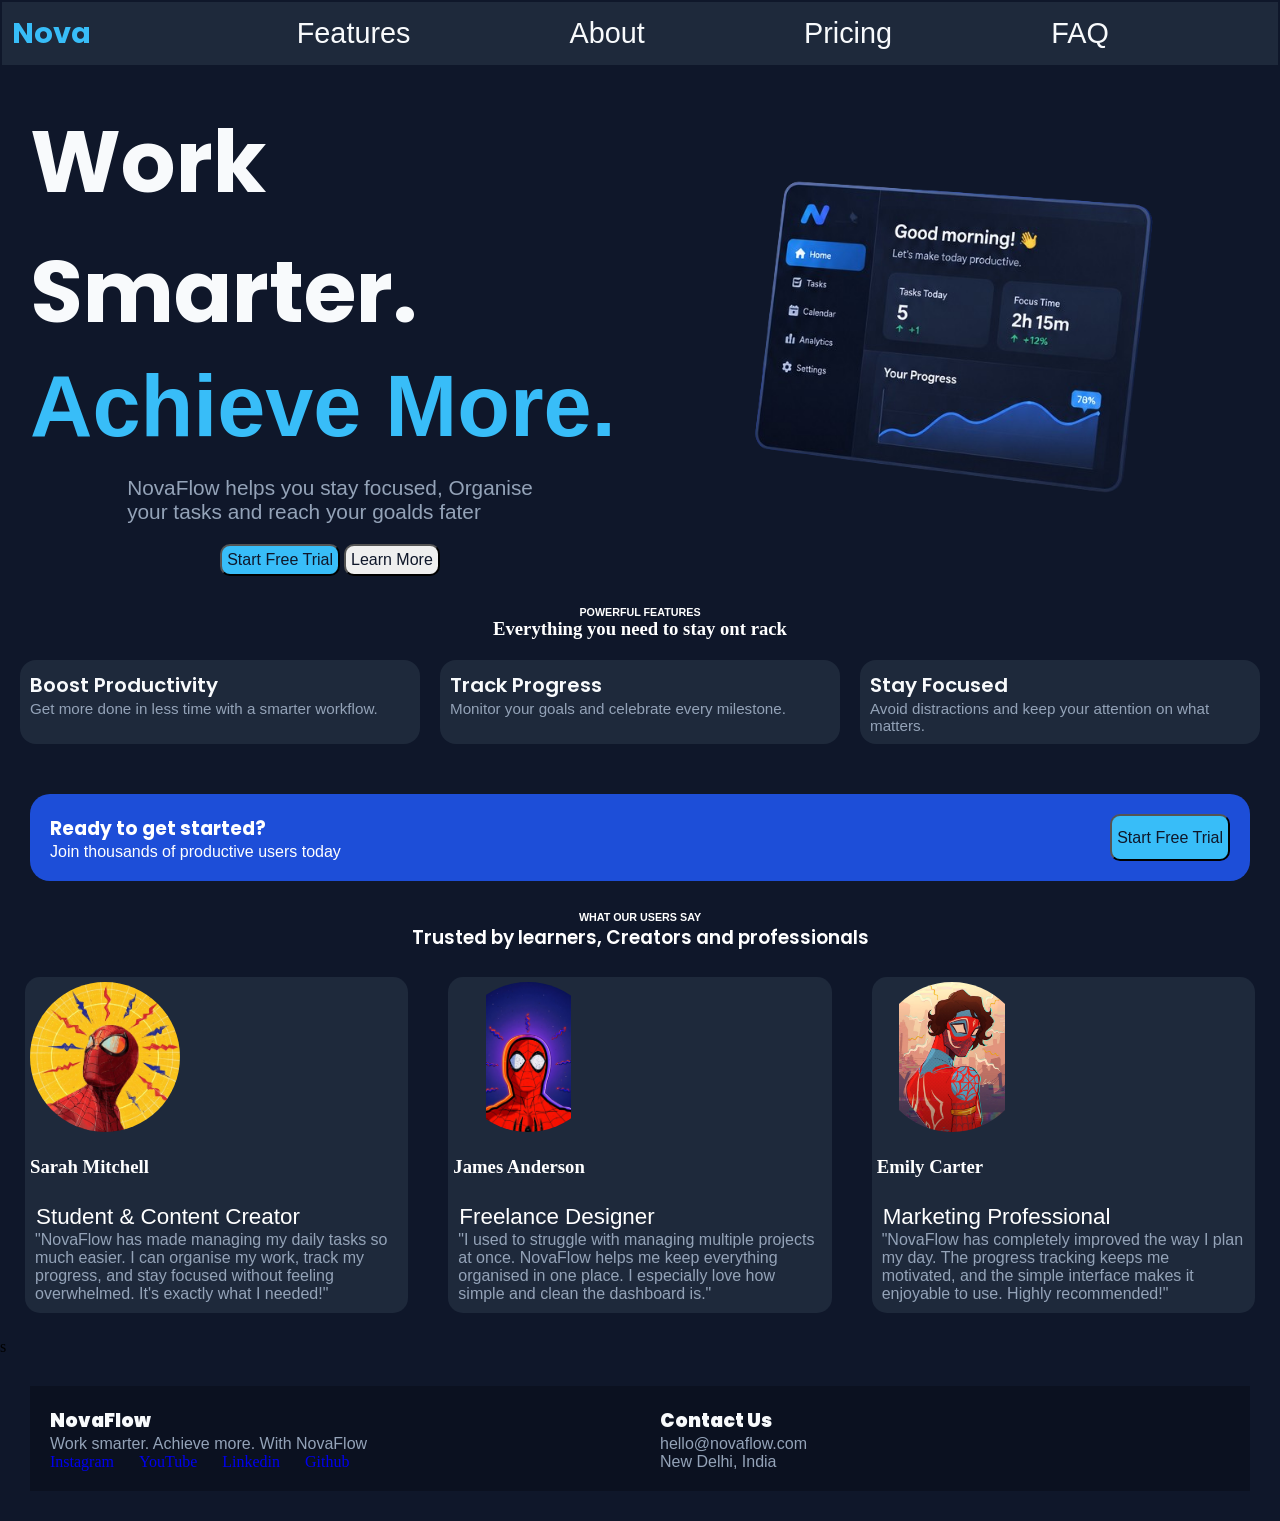
<file: 02_Gride_Layouts/landingPage/index.html>
<!doctype html>
<html lang="en">

<head>
    <meta charset="UTF-8">
    <meta name="viewport" content="width=device-width, initial-scale=1.0">
    <link rel="stylesheet" href="index.css">
    <title>Landing Page</title>
</head>

<body>

    <div class="LandingPage">
        <!-- Navigation will be use flex -->
        <nav class="navigationMenu">
            <div class="logo">
                <h4>Nova</h4>
            </div>
            <div class="NavButtons">
                <ul>
                    <li><a href="#">Features</a></li>
                    <li><a href="#">About</a></li>
                    <li><a href="#">Pricing</a></li>
                    <li><a href="#">FAQ</a></li>
                </ul>
            </div>
        </nav>

        <!-- this hero section will be grid and it's child's grid items -->
        <section class="hero">
            <div class="heroText">

                <div class="heroHeader">
                    <h2 class="Header">Work Smarter.</h2>
                    <h2 class="SupportHeader">Achieve More.</h2>
                </div>

                <p class="supportTexts">NovaFlow helps you stay focused, Organise
                    <br>your tasks and reach your goalds fater
                </p>

                <!--The parent of button div is gona be a grid child and
                 apply flex to the same parent to make this button div a flex item  -->
                <div class="heroButtons">
                    <button class="Trial">Start Free Trial</button>
                    <button class="Learn">Learn More</button>
                </div>
            </div>
            <div class="Image">
                <img src="NovaProduct.png" alt="ProductImage" class="ProductImage">
            </div>
        </section>

        <!-- This will be managed separately of the grid and flex -->
        <div class="featureHeader">
            <h6 class="title"> POWERFUL FEATURES</h6>
            <h3 class="heading">Everything you need to stay ont rack</h3>
        </div>

        <!-- they'll be grid and grid children -->
        <section class="FeatureCards">
            <div class="feature1">
                <h4>Boost Productivity</h4>
                <p>Get more done in less time with a smarter workflow.</p>
            </div>
            <div class="feature2">
                <h4>Track Progress</h4>
                <p>Monitor your goals and celebrate every milestone.</p>
            </div>
            <div class="feature3">
                <h4>Stay Focused</h4>
                <p>Avoid distractions and keep your attention on what matters.</p>
            </div>
        </section>

        <!-- Flex will work for this -->
        <section class="CTA">
            <div class="CTAtext">
                <h3 class="CTAheading">Ready to get started?</h3>
                <p class="CTAsupporttext">Join thousands of productive users today</p>
            </div>
            <button class="CTAbutton">Start Free Trial</button>
        </section>

        <!-- use flex -->
        <div class="reviewHeader">
            <h6 class="title"> WHAT OUR USERS SAY</h6>
            <h3 class="heading">Trusted by learners, Creators and professionals</h3>
        </div>

        <!-- Grid parent and children -->
        <section class="ReviewCards">
            <div class="review1">
                <div class="UserInfo">
                    <div class="userimage">
                        <img src="spider1.jpg" alt="User3" class="UserImage">
                    </div>
                    <h3>Sarah Mitchell</h3>
                </div>
                <div class="ReviewTexts">

                    <h4>Student & Content Creator</h4>
                    <p>"NovaFlow has made managing my daily tasks so much easier.
                        I can organise my work, track my progress, and stay focused
                        without feeling overwhelmed. It's exactly what I needed!"
                    </p>
                </div>
            </div>
            <div class="review2">
                <div class="UserInfo">
                    <div class="userimage">
                        <img src="spider2.jpg" alt="User3" class="UserImage">
                    </div>
                    <h3>James Anderson</h3>
                </div>

                <div class="ReviewTexts">
                    <h4>Freelance Designer</h4>
                    <p>"I used to struggle with managing multiple projects at once.
                        NovaFlow helps me keep everything organised in one place.
                        I especially love how simple and clean the dashboard is."
                    </p>
                </div>
            </div>
            <div class="review3">
                <div class="UserInfo">
                    <div class="userimage">
                        <img src="pider3.jpg" alt="User3" class="UserImage">
                    </div>
                    <h3>Emily Carter</h3>
                </div>

                <div class="ReviewTexts">
                    <h4>Marketing Professional</h4>
                    <p>"NovaFlow has completely improved the way I plan my day.
                        The progress tracking keeps me motivated, and the simple
                        interface makes it enjoyable to use. Highly recommended!"</p>
                </div>
            </div>
        </section>
        s
        <!-- use flex on footer -->
        <footer class="footer">

            <section class="description">
                <div class="Heading"><h3>NovaFlow</h3></div>
                <div class="Describe"><p>Work smarter. Achieve more. With NovaFlow</p></div>
                <div class="Links">
                    <ul>
                        <li><a href="#">Instagram</a></li>
                        <li><a href="#">YouTube</a></li>
                        <li><a href="#">Linkedin</a></li>
                        <li><a href="#">Github</a></li>
                    </ul>
                </div>

            </section>

            <section class="Contact">
                <h3>Contact Us</h3>
                <p>hello@novaflow.com</p>
                <p>New Delhi, India</p>
            </section>

        </footer>
    </div>

</body>

</html>
</file>
<file: 02_Gride_Layouts/landingPage/index.css>
@import url('https://fonts.googleapis.com/css2?family=Poppins:wght@300;400;500;600;700&display=swap');

*{
    margin: 0;
    padding: 0;
    box-sizing: border-box;
}

.LandingPage{
    display: grid;
    grid-template-rows:1fr;
    background-color: #0F172A
}

/* Navigation Styling */
.navigationMenu{
    display: flex;
    align-items: center;
    justify-content: space-between;
    margin: 2px;
    padding: 10px;
    background-color: #1E293B
}

.navigationMenu .NavButtons{
    width: 90%;
}

.navigationMenu .NavButtons  ul{
    display: flex;
    flex-direction: row;
    justify-content: space-evenly;
    list-style-type: none;
    
}
.navigationMenu .NavButtons  ul li a{
    text-decoration: none;
    color: #F8FAFC;
    font-size: clamp(1rem, 1vw + 1rem, 3rem);
    font-family: 'Inter', sans-serif;
    font-weight: 500;
}

.navigationMenu .logo
{
    color: #38BDF8;
    font-size: clamp(1rem, 1vw + 1rem, 3rem);
    font-family: 'Poppins', sans-serif;
    font-weight: 700;
}

/* Hero Section Styling */
.hero{
    display: grid;
    grid-template-columns: repeat(auto-fit, minmax(300px, 1fr));
    margin: 20px;
    background-color: #0F172A
}

.heroText {
    /* background-color: red; */
    display: flex;
    flex-direction: column;
    align-items: center;
    gap: 20px;
    margin: 5px;
    padding: 5px;
}
.heroText .heroHeader .Header{
    color: #F8FAFC;
    font-family: 'Poppins', sans-serif;
    font-weight: 700;
}

.heroText .heroHeader .SupportHeader{
    color:#38BDF8;
}

.heroText .heroHeader {
    font-family: 'Arial', sans-serif;
    font-size: clamp(1.5rem, 2vw + 2rem, 10rem);
}

.heroText .supportTexts{
    font-family: 'inter', sans-serif;
    font-size: clamp(1rem, 1vw + 0.5rem, 4rem);
    color: #94A3B8;
    font-weight: 500;
}

.Image{
    width: 100%;
    display: flex;
    align-items: center;
    justify-content: center;
   
}

.Image .ProductImage{
    width: 100%;
    aspect-ratio: 16/9;
    object-fit: contain;
}

/* hero section buttons */
.hero .heroButtons .Trial{
    border-radius: 10px;
    padding: 5px;
    background-color: #38BDF8;
    font-family: 'Inter', sans-serif;
    font-weight: 500;
    font-size: 1rem;
    color: #0F172A;
}

.hero .heroButtons .Learn{
    border-radius: 10px;
    padding: 5px;
    font-family: 'Inter', sans-serif;
    font-weight: 500;
    font-size: 1rem;
    color: #0F172A;
}

/* FEATURE HEADER */
.featureHeader{
    display: flex;
    flex-direction: column; 
    align-items: center;
    color: white;
}

.featureHeader .title{
    font-family: 'Inter', sans-serif;
    font-weight: 600;

}

.featurHeader .heading{
    font-family: 'Poppins', sans-serif;
    font-weight: 600;
}

/* Feature cards */

.FeatureCards{
    margin: 10px;
    padding: 5px;
    color: white;
    display: grid;
    grid-template-columns: repeat(auto-fit, minmax(150px, 1fr));
    gap: 10px;
}

.FeatureCards .feature1,
.FeatureCards .feature2,
.FeatureCards .feature3
{
    background-color: #1E293B;
    margin: 5px;
    padding: 10px;
    border-radius: 16px;
}

.FeatureCards h4{
    color: #F8FAFC;
    font-family: 'Poppins', sans-serif;
    font-weight: 600;
    font-size: 1.25rem;
}

.FeatureCards p{
    color: 	#94A3B8;
    font-size: 0.95rem;
    font-family: 'Inter', sans-serif;
    font-weight: 300;
}


/* CTA */
.CTA{
    margin: 30px;
    padding: 20px;
    color: white;
    display: flex;
    flex-wrap: wrap;
    justify-content: space-between;
    background-color: #1D4ED8;
    border-radius: 20px;
}

.CTA .CTAbutton{
    border-radius: 10px;
    padding: 5px;
    background-color: #38BDF8;
    font-family: 'Inter', sans-serif;
    font-weight: 500;
    font-size: 1rem;
    color: #0F172A;
}

.CTAheading{
    font-family: 'Poppins', sans-serif;
    font-weight: 700;
}

.CTAsupporttext{
    font-family: 'Inter', sans-serif;
    font-weight: 400;
}


/* Review header */

.reviewHeader{
    color: white;
    display: flex;
    flex-direction: column;
    align-items: center;
}

.reviewHeader .title{
    font-family: 'Inter', sans-serif;
    font-weight: 600;

}

.reviewHeader .heading{
    font-family: 'Poppins', sans-serif;
    font-weight: 600;
}



/* ReviewCards */
.ReviewCards{
    margin: 10px;
    padding: 5px;
    color: white;
    display: grid;
    grid-template-columns: repeat(auto-fit, minmax(150px, 1fr));
    gap: 20px;
    
}

/* ReiewUser content */

.review1,
.review2,
.review3{
    margin: 10px;
    display: flex;
    align-items: center;
    flex-wrap: wrap;
    gap: 10px;
    background-color: #1E293B;
    border-radius: 15px;
    
}


.review1 .UserInfo,
.review2 .UserInfo,
.review3 .UserInfo{
    margin: 5px;
    display: grid;
    grid-template-columns: repeat(auto-fit, minmax(100px, 1fr));
    gap: 20px;

}

.review1 .ReviewTexts,
.review2 .ReviewTexts,
.review3 .ReviewTexts{
    margin: 10px;
}



/* User Images(logo) */

.review1 .UserInfo .userimage,
.review2 .UserInfo .userimage,
.review3 .UserInfo .userimage{
    width: 150px;
}

.review1 .UserInfo .UserImage,
.review2 .UserInfo .UserImage,
.review3 .UserInfo .UserImage{
    width: 100%;
    object-fit: contain;
    aspect-ratio: 2/2;
    border-radius: 50%;

}



/* Review Content */
.review1 .ReviewTexts h3,
.review2 .ReviewTexts h3,
.review3 .ReviewTexts h3{
    font-size: clamp( 1rem, 1.5rem + 1vw, 2rem);
    font-family: 'Poppins', sans-serif;
    margin: 1px;
    font-family: 'Poppins', sans-serif;
    font-weight: 600;
}

.review1 .ReviewTexts h4,
.review2 .ReviewTexts h4,
.review3 .ReviewTexts h4{
    font-size: clamp(0.5rem, 0.6rem + 1vw, 1.5rem);
    margin: 1px;
    font-family: 'Inter', sans-serif;
    font-weight: 500;
}

.review1 .ReviewTexts p,
.review2 .ReviewTexts p,
.review3 .ReviewTexts p{
    font-size: clamp(0.5rem, 1rem, 1.5rem);
    color: #94A3B8;
    font-family: 'Inter', sans-serif;
    font-weight: 400;
}

.ReviewImage{
    display: flex;
    flex-direction: row;
    align-items: center;
}

/* Footer  */

.footer{
    background-color: #0B1120;
    display: grid;
    grid-template-columns: repeat(auto-fit, minmax(300px, 1fr));
    margin: 30px;
}

.footer .description{
    display: flex;
    flex-direction: column;
    margin: 20px;
}

.footer .description h3,
.footer .Contact h3{
    color: #F8FAFC;
    font-family: 'Poppins', sans-serif;
    font-weight: 900;
}

.footer .description p,
.footer .Contact p{
    color: #94A3B8;
    font-family: 'Inter', sans-serif;
    font-weight: 500;
}

.footer .description .Links ul{
    list-style-type: none;
    display: flex;
    gap: 25px;
    flex-wrap: wrap;
    
}

.footer .description .Links ul li a{
    text-decoration: none; 
}

.footer .Contact{
    display: flex;
    flex-direction: column;
    margin: 20px;
}
</file>
